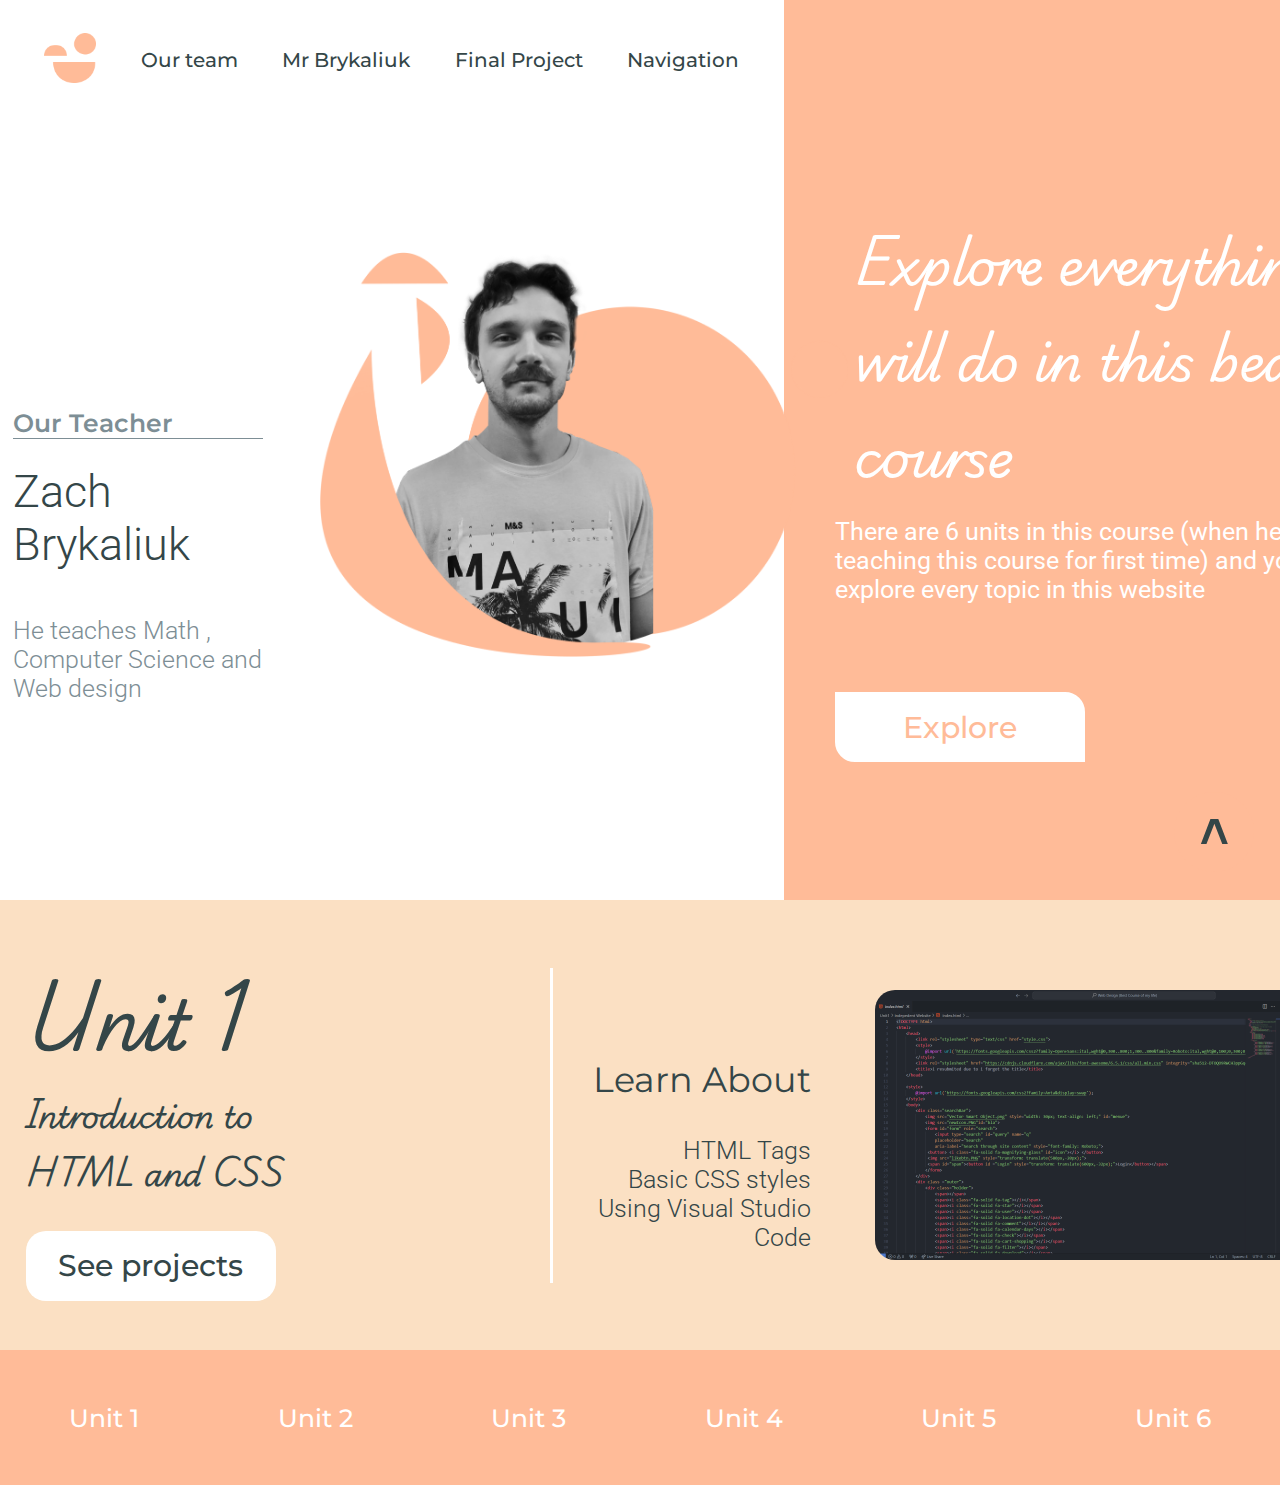
<file: The whole course/Index.html>
<!DOCTYPE html>
<html lang="en">
    <head>
        <style>
            @import url("https://fonts.googleapis.com/css2?family=Roboto:ital,wght@0,100;0,300;0,400;0,500;0,700;0,900;1,100;1,300;1,400;1,500;1,700;1,900&display=swap");
        </style>

        <link rel="preconnect" href="https://fonts.googleapis.com" />
        <link rel="preconnect" href="https://fonts.gstatic.com" crossorigin />
        <link
            href="https://fonts.googleapis.com/css2?family=Playwrite+NZ:wght@100..400&family=Playwrite+US+Trad:wght@100..400&display=swap"
            rel="stylesheet"
        />
        <style>
            @import url("https://fonts.googleapis.com/css2?family=Montserrat:ital,wght@0,100..900;1,100..900&family=Playwrite+US+Trad:wght@100..400&family=Roboto:ital,wght@0,100;0,300;0,400;0,500;0,700;0,900;1,100;1,300;1,400;1,500;1,700;1,900&display=swap");
        </style>
        <title>Web Design at Crocus</title>
        <link rel="icon" type="image/x-icon" href="logo.png">
        <link rel="stylesheet" href="style.css" />
    </head>
    <body class="body">
        <div id="container">
            <div class="hero">
                <header>
                    <div class="logo"><img src="logo.png" /></div>
                    <div class="about-me">
                        <a href="About_Me.html"><p>Our team</p></a>
                    </div>
                    <div class="about-me">
                        <a href="mr-Brykaliuk.html"><p>Mr Brykaliuk</p></a>
                    </div>
                    <div class="whatsapp"><a href="FinalProject.html"><p>Final Project</p></a></div>
                    <div class="Navigation">
                        <p>Navigation</p>
                        <div class="list">
                            <ul>
                                <a href="#Page-2-top" onclick="Unit1()"
                                    ><li>Unit 1</li></a
                                >
                            </ul>
                            <ul>
                                <a href="#Page-2-top" onclick="Unit2()"
                                    ><li>Unit 2</li></a
                                >
                            </ul>
                            <ul>
                                <a href="#Page-2-top" onclick="Unit3()"
                                    ><li>Unit 3</li></a
                                >
                            </ul>
                            <ul>
                                <a href="#Page-2-top" onclick="Unit4()"
                                    ><li>Unit 4</li></a
                                >
                            </ul>
                            <ul>
                                <a href="#Page-2-top" onclick="Unit5()"
                                    ><li>Unit 5</li></a
                                >
                            </ul>
                            <ul>
                                <a href="#Page-2-top" onclick="Unit6()">
                                    <li>Unit 6</li></a
                                >
                            </ul>
                        </div>
                    </div>
                </header>
                <div class="Teacher">
                    <div class="Teacher-info">
                        <h2>Our Teacher</h2>
                        <p class="name">Zach Brykaliuk</p>
                        <p class="also-teaches">
                            He teaches Math , Computer Science and Web design
                        </p>
                    </div>
                    <div class="HeroImage"><img src="HeroImage.png" /></div>
                </div>
            </div>
            <div class="SideBar">
                <h1>Explore everything you will do in this beautiful course</h1>
                <p>
                    There are 6 units in this course (when he was teaching this
                    course for first time) and you can explore every topic in
                    this website
                </p>
                <a href="#Page-2-top"
                    ><button class="Explore">Explore</button></a
                >
                <a href="#container"><button class="back-to-top">˄</button></a>
            </div>
        </div>
        <div id="Page-2-top">
            <div>
                <p class="Unit1">Unit 1</p>
                <p class="Unit1Name" style="width: 26vw">
                    Introduction to HTML and CSS
                </p>
                <a href="Unit1.html" class="link"><button class="See-projects">See projects</button></a>
            </div>
            <div class="lists">
                <p class="Learn-about">Learn About</p>
                <ul>
                    <li class="point1">HTML Tags</li>
                    <li class="point2">Basic CSS styles</li>
                    <li class="point3">Using Visual Studio Code</li>
                </ul>
            </div>
            <div class="Page-2-top-right">
                <img src="Unit1.png" class="image" />
            </div>
        </div>
        <div class="selection">
            <div><button onclick="Unit1()" class="btn1">Unit 1</button></div>
            <div><button onclick="Unit2()" class="btn2">Unit 2</button></div>
            <div><button onclick="Unit3()" class="btn3">Unit 3</button></div>
            <div><button onclick="Unit4()" class="btn4">Unit 4</button></div>
            <div><button onclick="Unit5()" class="btn5">Unit 5</button></div>
            <div><button onclick="Unit6()" class="btn6">Unit 6</button></div>
        </div>

        <script src="script.js"></script>
    </body>
</html>
</file>
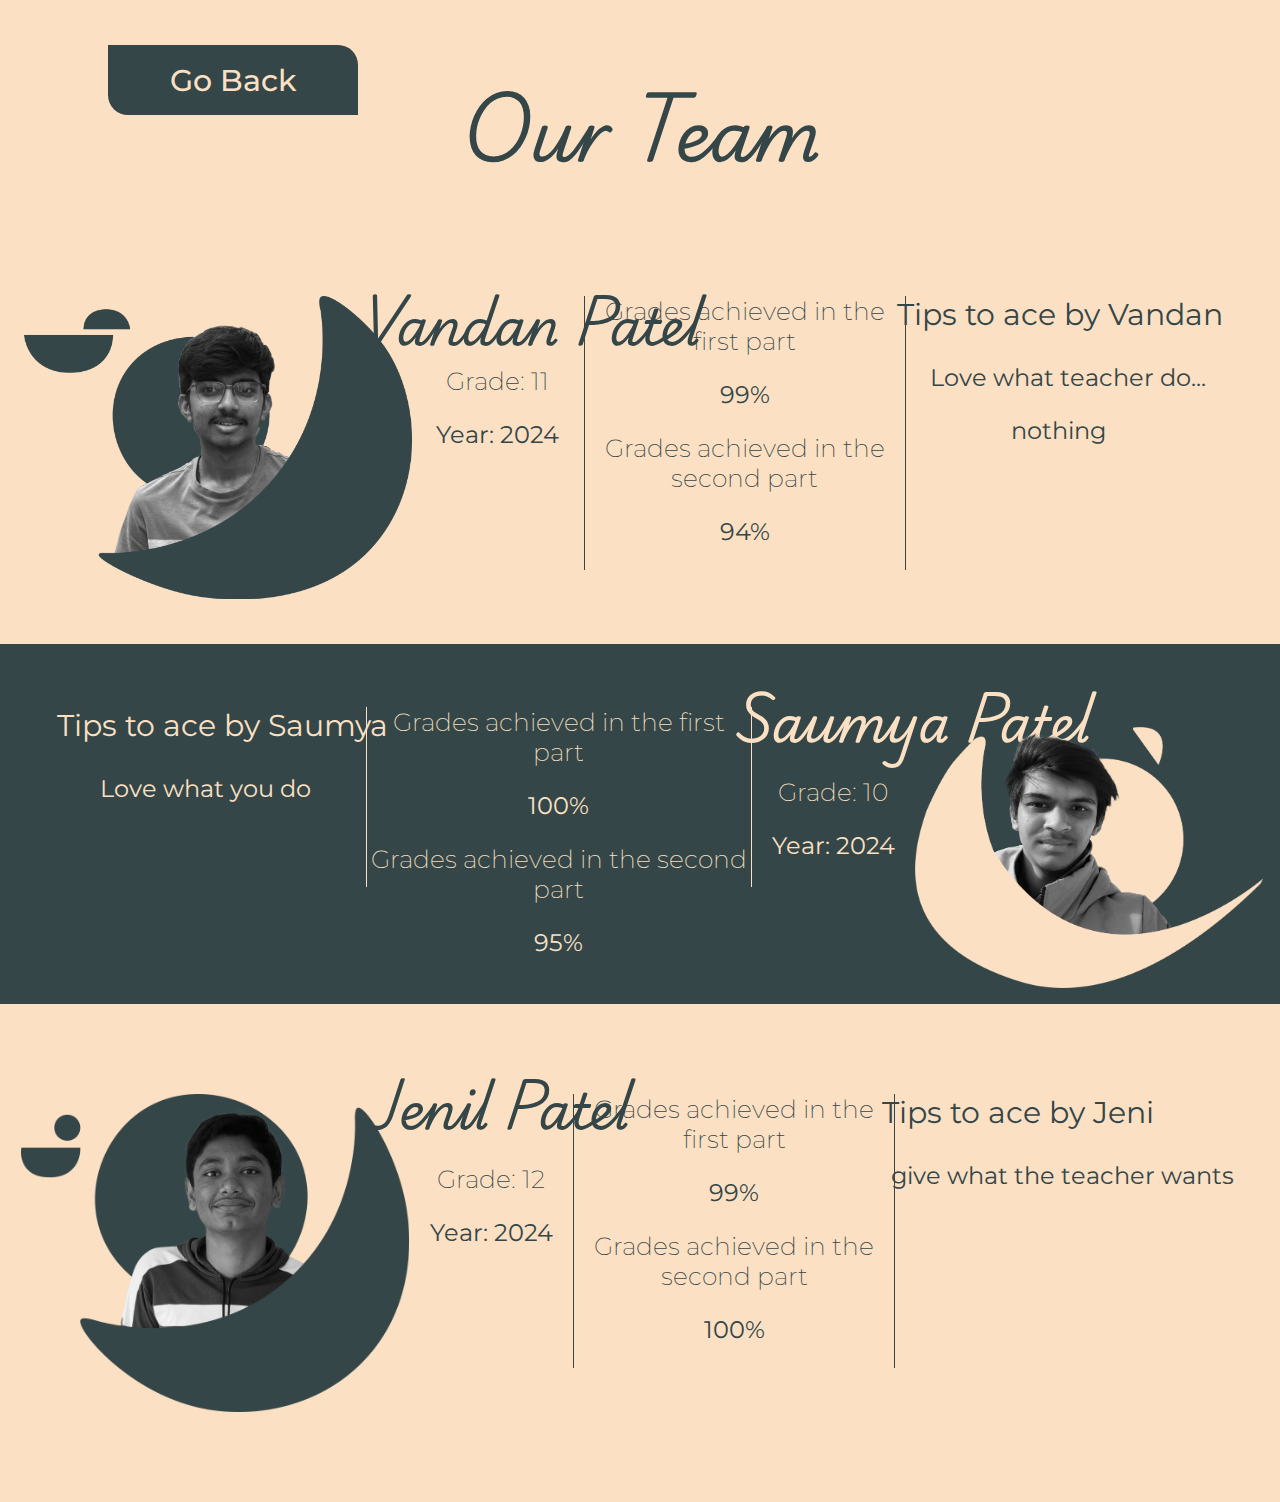
<file: The whole course/About_Me.html>
<!DOCTYPE html>
<html lang="en">
    <head>
        <title>Our team</title>
        <style>
            @import url("https://fonts.googleapis.com/css2?family=Roboto:ital,wght@0,100;0,300;0,400;0,500;0,700;0,900;1,100;1,300;1,400;1,500;1,700;1,900&display=swap");
        </style>

        <link rel="preconnect" href="https://fonts.googleapis.com" />
        <link rel="preconnect" href="https://fonts.gstatic.com" crossorigin />
        <link
            href="https://fonts.googleapis.com/css2?family=Playwrite+NZ:wght@100..400&family=Playwrite+US+Trad:wght@100..400&display=swap"
            rel="stylesheet"
        />

        <style>
            @import url("https://fonts.googleapis.com/css2?family=Montserrat:ital,wght@0,100..900;1,100..900&family=Playwrite+US+Trad:wght@100..400&family=Roboto:ital,wght@0,100;0,300;0,400;0,500;0,700;0,900;1,100;1,300;1,400;1,500;1,700;1,900&display=swap");
        </style>
        <link rel="icon" type="image/x-icon" href="logo.png">
        <link rel="stylesheet" href="About_Me.css" />
    </head>
    <body>
        <header>
            <a href="Index.html" class="home"><button class="go-back">Go Back</button></a>
            <h1>Our Team</h1>
        </header>

        <div class="main-v">
            <div class="img-v"></div>
            <div class="name-v">
                <p class="hedding secondary-font vandan" >Vandan Patel</p>
                <p class="down grade secondary-font">Grade: 11</p>
                <p class="subHeddings down secondary-font">Year: 2024</p>
            </div>
            <div class="grades-v">
                <div>
                    <p class="grade secondary-font">
                        Grades achieved in the first part
                    </p>
                    <p class="subHeddings secondary-font">99%</p>
                    <p class="grade secondary-font">
                        Grades achieved in the second part
                    </p>
                    <p class="subHeddings secondary-font">94%</p>
                </div>
            </div>
            <div class="tips-v">
                <p class="tips secondary-font">Tips to ace by Vandan</p>
                <p class="subHeddings margin-0 secondary-font">
                    Love what teacher do...
                </p>
                <p class="subHeddings margin-0 translate-25 secondary-font">
                    nothing
                </p>
            </div>
        </div>

        <div class="color">
            <div class="main-s">
                <div class="tips-s">
                    <p class="tips main-font translate-12">
                        Tips to ace by Saumya
                    </p>
                    <p class="subHeddings margin-0 translate-25">
                        Love what you do
                    </p>
                </div>

                <div class="grades-s">
                    <div>
                        <p class="grade" style="color: #fbe0c3">
                            Grades achieved in the first part
                        </p>
                        <p class="subHeddings main-font">100%</p>
                        <p class="grade" style="color: #fbe0c3">
                            Grades achieved in the second part
                        </p>
                        <p class="subHeddings main-font">95%</p>
                    </div>
                </div>

                <div class="name-s">
                    <p class="hedding-s">Saumya Patel</p>
                    <p class="down grade">Grade: 10</p>
                    <p class="subHeddings down">Year: 2024</p>
                </div>
                <div class="img-s"></div>
            </div>
        </div>
        <div class="main-v" style="margin-top: 10vh; margin-bottom: 10vh">
            <div class="img-j"></div>
            <div class="name-v">
                <p class="hedding secondary-font">Jenil Patel</p>
                <p class="down grade secondary-font">Grade: 12</p>
                <p class="subHeddings down secondary-font">Year: 2024</p>
            </div>
            <div class="grades-v">
                <div>
                    <p class="grade secondary-font">
                        Grades achieved in the first part
                    </p>
                    <p class="subHeddings secondary-font">99%</p>
                    <p class="grade secondary-font">
                        Grades achieved in the second part
                    </p>
                    <p class="subHeddings secondary-font">100%</p>
                </div>
            </div>
            <div class="tips-v">
                <p class="tips secondary-font">Tips to ace by Jeni</p>
                <p
                    class="subHeddings margin-0 secondary-font"
                    style="transform: translate(-2vw)"
                >
                    give what the teacher wants
                </p>
            </div>
        </div>
    </body>
</html>
</file>
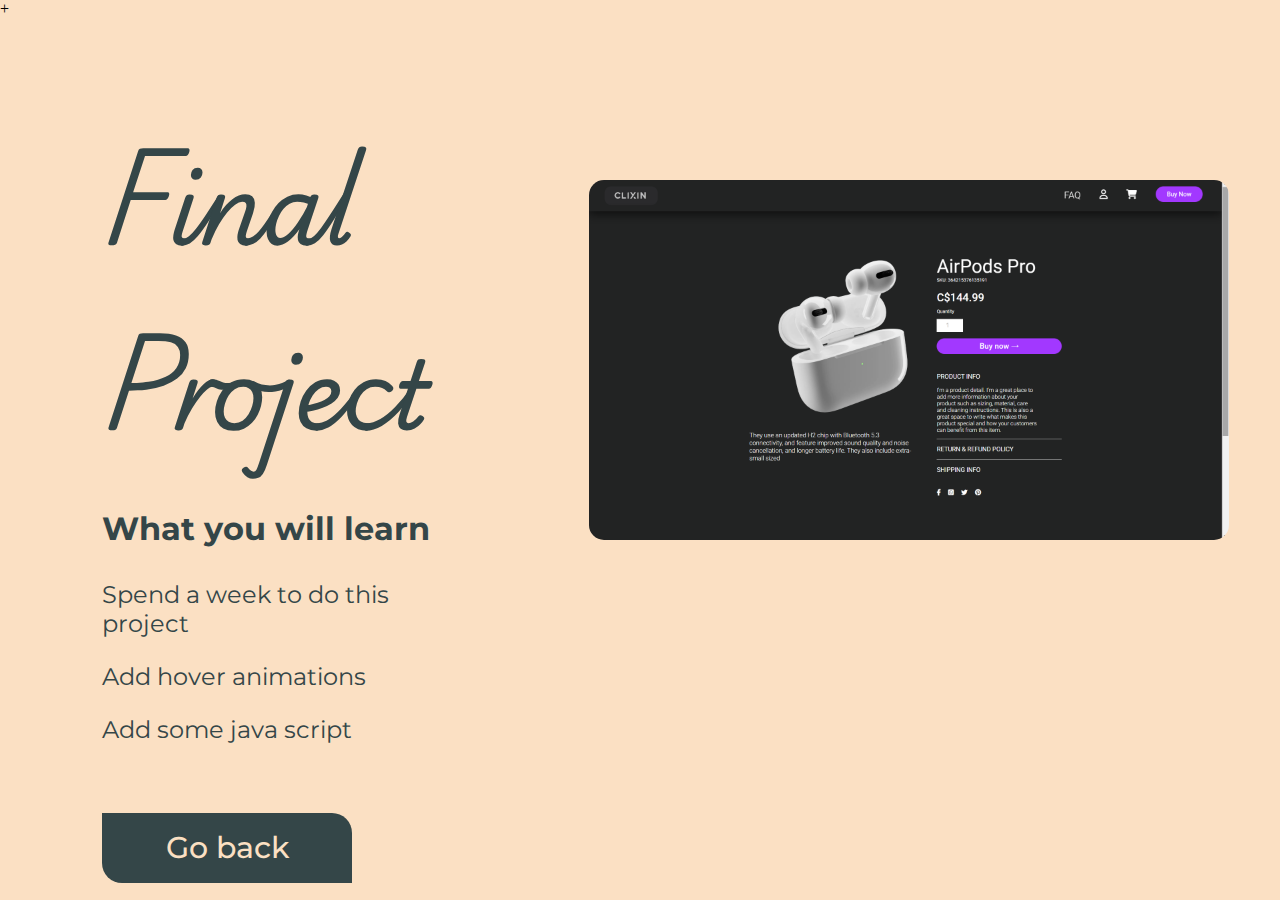
<file: The whole course/FinalProject.html>
<!DOCTYPE html>+
<html lang="en">
    <head>
        <style>
            @import url("https://fonts.googleapis.com/css2?family=Roboto:ital,wght@0,100;0,300;0,400;0,500;0,700;0,900;1,100;1,300;1,400;1,500;1,700;1,900&display=swap");
        </style>

        <link rel="preconnect" href="https://fonts.googleapis.com" />
        <link rel="preconnect" href="https://fonts.gstatic.com" crossorigin />
        <link
            href="https://fonts.googleapis.com/css2?family=Playwrite+NZ:wght@100..400&family=Playwrite+US+Trad:wght@100..400&display=swap"
            rel="stylesheet"
        />
        <style>
            @import url("https://fonts.googleapis.com/css2?family=Montserrat:ital,wght@0,100..900;1,100..900&family=Playwrite+US+Trad:wght@100..400&family=Roboto:ital,wght@0,100;0,300;0,400;0,500;0,700;0,900;1,100;1,300;1,400;1,500;1,700;1,900&display=swap");
        </style>
        <title>Final project</title>
        <link rel="icon" type="image/x-icon" href="logo.png">
        <link rel="stylesheet" href="Unit1.css" />
    </head>
    <body>
        <div class="container">
            <div class="left">
                <h1>Final Project</h1> 
                
                <h3>What you will learn</h3> 
                <p class = "p1">Spend a week to do this project</p> 
                <p class = "p2">Add hover animations</p> 
                <p class = "p3">Add some java script</p>

                <a href="Index.html"><button class="GoBack">Go back</button></a>
            </div>
            <div class="right">
                <img src = "final project.png" class ="img">
            </div>

            
        
    </body>
</html>
</file>
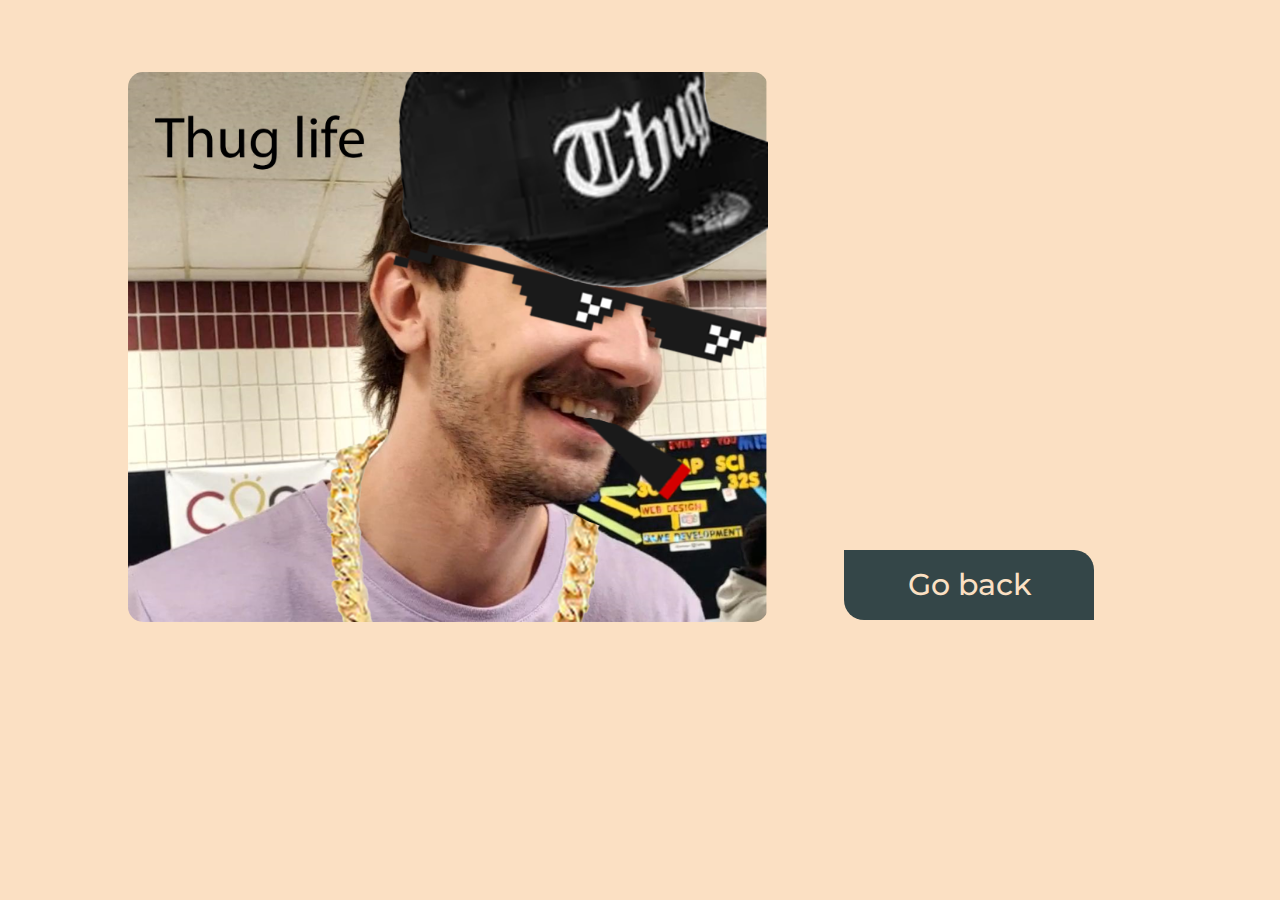
<file: The whole course/mr-Brykaliuk.html>
<!DOCTYPE html>
<html lang="en">
<head>
    <style>
        @import url("https://fonts.googleapis.com/css2?family=Roboto:ital,wght@0,100;0,300;0,400;0,500;0,700;0,900;1,100;1,300;1,400;1,500;1,700;1,900&display=swap");
    </style>

    <link rel="preconnect" href="https://fonts.googleapis.com" />
    <link rel="preconnect" href="https://fonts.gstatic.com" crossorigin />
    <link
        href="https://fonts.googleapis.com/css2?family=Playwrite+NZ:wght@100..400&family=Playwrite+US+Trad:wght@100..400&display=swap"
        rel="stylesheet"
    />
    <style>
        @import url("https://fonts.googleapis.com/css2?family=Montserrat:ital,wght@0,100..900;1,100..900&family=Playwrite+US+Trad:wght@100..400&family=Roboto:ital,wght@0,100;0,300;0,400;0,500;0,700;0,900;1,100;1,300;1,400;1,500;1,700;1,900&display=swap");
    </style>
    <link rel="icon" type="image/x-icon" href="logo.png">
    <title>Mr B</title>
    <link rel="stylesheet" href="Unit1.css" />
</head>
<body>
    <img src="Thug life_.png" alt="">
    <a href="index.html"><button class="GoBack">Go back</button></a>
    <style>
        button{
            transform: translate(200px);
        }
    </style>
    
</body>
</html>
</file>
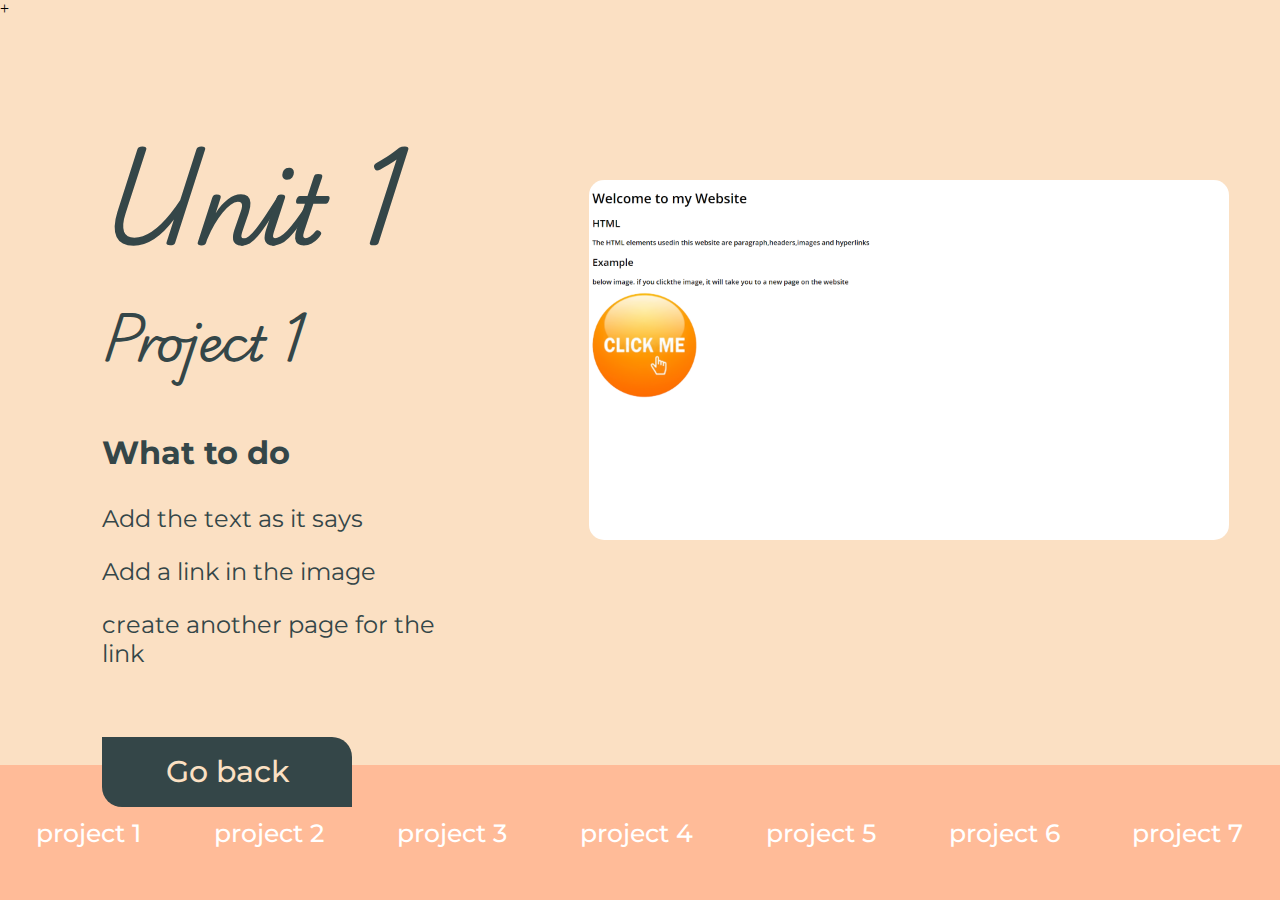
<file: The whole course/Unit1.html>
<!DOCTYPE html>+
<html lang="en">
    <head>
        <style>
            @import url("https://fonts.googleapis.com/css2?family=Roboto:ital,wght@0,100;0,300;0,400;0,500;0,700;0,900;1,100;1,300;1,400;1,500;1,700;1,900&display=swap");
        </style>

        <link rel="preconnect" href="https://fonts.googleapis.com" />
        <link rel="preconnect" href="https://fonts.gstatic.com" crossorigin />
        <link
            href="https://fonts.googleapis.com/css2?family=Playwrite+NZ:wght@100..400&family=Playwrite+US+Trad:wght@100..400&display=swap"
            rel="stylesheet"
        />
        <style>
            @import url("https://fonts.googleapis.com/css2?family=Montserrat:ital,wght@0,100..900;1,100..900&family=Playwrite+US+Trad:wght@100..400&family=Roboto:ital,wght@0,100;0,300;0,400;0,500;0,700;0,900;1,100;1,300;1,400;1,500;1,700;1,900&display=swap");
        </style>
        <title>Unit 1</title>
        <link rel="icon" type="image/x-icon" href="logo.png">
        <link rel="stylesheet" href="Unit1.css" />
    </head>
    <body>
        <div class="container">
            <div class="left">
                <h1>Unit 1</h1> 
                <p class = "mainHeading">Project 1</p> 

                <h3>What to do</h3> 
                <p class = "p1">Add the text as it says</p> 
                <p class = "p2">Add a link in the image</p> 
                <p class = "p3">create another page for the link</p>

                <a href="index.html"><button class="GoBack">Go back</button></a>
            </div>
            <div class="right">
                <img src = "Unit1 project1.png" class ="img">
            </div>

            
            
        </div>
        <div class="selection">
            <div><button class="btn1" onclick="project1()">project 1</button></div>
            <div><button class="btn2" onclick="project2()">project 2</button></div>
            <div><button class="btn3" onclick="project3()">project 3</button></div>
            <div><button class="btn4" onclick="project4()">project 4</button></div>
            <div><button class="btn5" onclick="project5()">project 5</button></div>
            <div><button class="btn6" onclick="project6()">project 6</button></div>
            <div><button class="btn6" onclick="project7()">project 7</button></div>
        </div>
        <script src="Unit1.js"></script>
    </body>
</html>
</file>
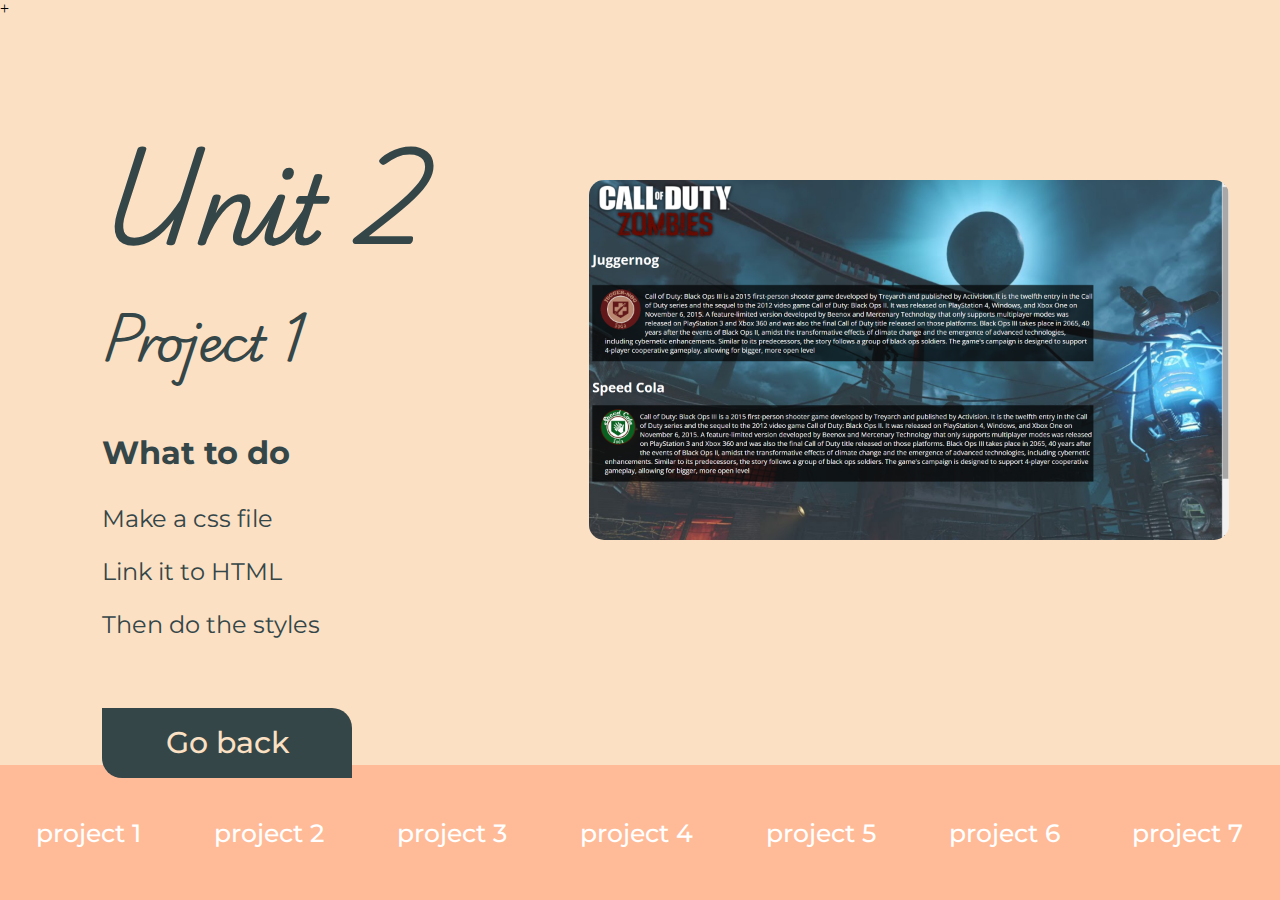
<file: The whole course/Unit2.html>
<!DOCTYPE html>+
<html lang="en">
    <head>
        <style>
            @import url("https://fonts.googleapis.com/css2?family=Roboto:ital,wght@0,100;0,300;0,400;0,500;0,700;0,900;1,100;1,300;1,400;1,500;1,700;1,900&display=swap");
        </style>

        <link rel="preconnect" href="https://fonts.googleapis.com" />
        <link rel="preconnect" href="https://fonts.gstatic.com" crossorigin />
        <link
            href="https://fonts.googleapis.com/css2?family=Playwrite+NZ:wght@100..400&family=Playwrite+US+Trad:wght@100..400&display=swap"
            rel="stylesheet"
        />
        <style>
            @import url("https://fonts.googleapis.com/css2?family=Montserrat:ital,wght@0,100..900;1,100..900&family=Playwrite+US+Trad:wght@100..400&family=Roboto:ital,wght@0,100;0,300;0,400;0,500;0,700;0,900;1,100;1,300;1,400;1,500;1,700;1,900&display=swap");
        </style>
        <title>Unit 2</title>
        <link rel="icon" type="image/x-icon" href="logo.png">
        <link rel="stylesheet" href="Unit1.css" />
    </head>
    <body>
        <div class="container">
            <div class="left">
                <h1>Unit 2</h1> 
                <p class = "mainHeading">Project 1</p> 

                <h3>What to do</h3> 
                <p class = "p1">Make a css file</p> 
                <p class = "p2">Link it to HTML</p> 
                <p class = "p3">Then do the styles</p>

                <a href="Index.html"><button class="GoBack">Go back</button></a>
            </div>
            <div class="right">
                <img src = "Unit2 project1.png" class ="img">
            </div>

            
            
        </div>
        <div class="selection">
            <div><button class="btn1" onclick="project1()">project 1</button></div>
            <div><button class="btn2" onclick="project2()">project 2</button></div>
            <div><button class="btn3" onclick="project3()">project 3</button></div>
            <div><button class="btn4" onclick="project4()">project 4</button></div>
            <div><button class="btn5" onclick="project5()">project 5</button></div>
            <div><button class="btn6" onclick="project6()">project 6</button></div>
            <div><button class="btn6" onclick="project7()">project 7</button></div>
        </div>
        <script src="Unit2.js"></script>
    </body>
</html>
</file>
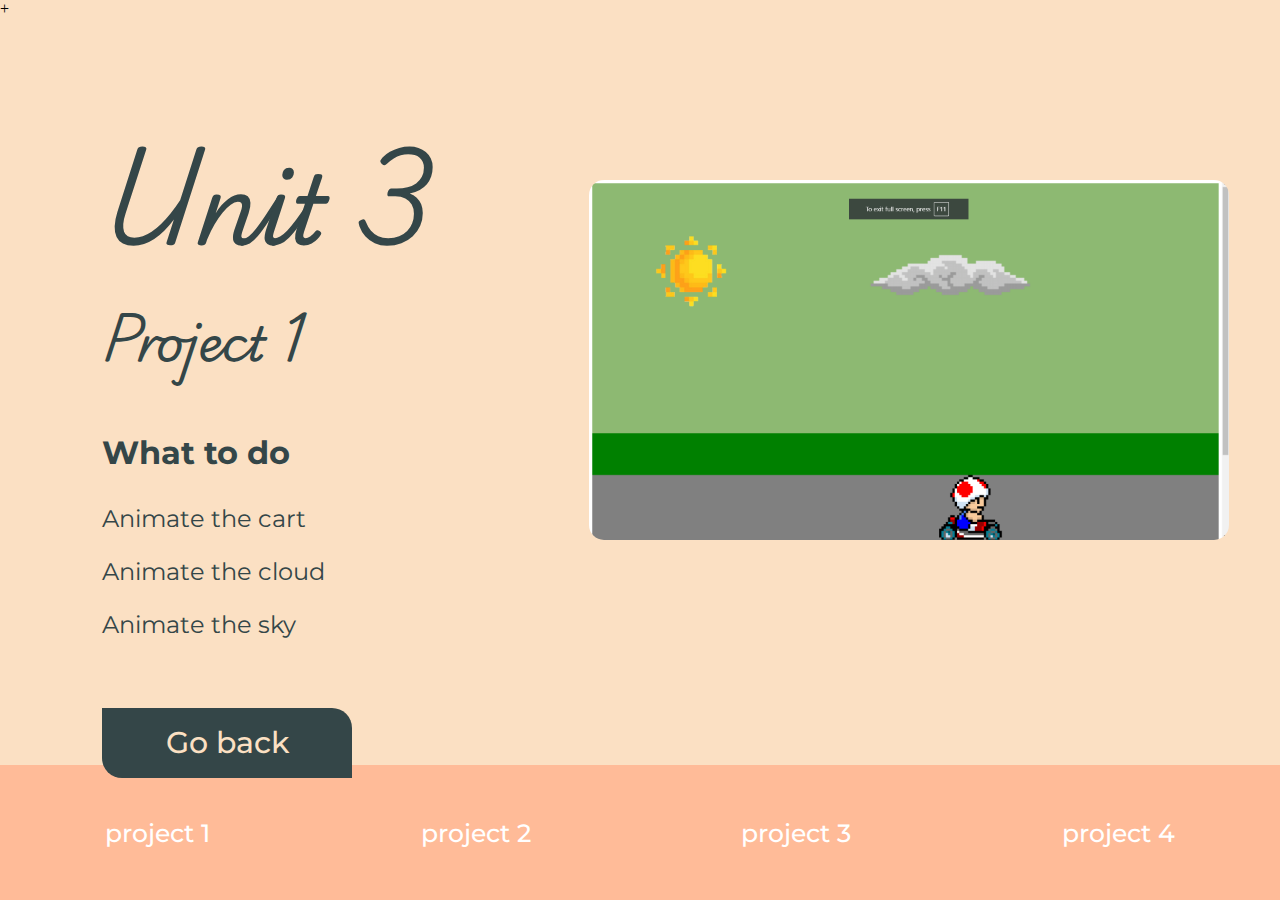
<file: The whole course/Unit3.html>
<!DOCTYPE html>+
<html lang="en">
    <head>
        <style>
            @import url("https://fonts.googleapis.com/css2?family=Roboto:ital,wght@0,100;0,300;0,400;0,500;0,700;0,900;1,100;1,300;1,400;1,500;1,700;1,900&display=swap");
        </style>

        <link rel="preconnect" href="https://fonts.googleapis.com" />
        <link rel="preconnect" href="https://fonts.gstatic.com" crossorigin />
        <link
            href="https://fonts.googleapis.com/css2?family=Playwrite+NZ:wght@100..400&family=Playwrite+US+Trad:wght@100..400&display=swap"
            rel="stylesheet"
        />
        <style>
            @import url("https://fonts.googleapis.com/css2?family=Montserrat:ital,wght@0,100..900;1,100..900&family=Playwrite+US+Trad:wght@100..400&family=Roboto:ital,wght@0,100;0,300;0,400;0,500;0,700;0,900;1,100;1,300;1,400;1,500;1,700;1,900&display=swap");
        </style>
        <title>Unit 3</title>
        <link rel="icon" type="image/x-icon" href="logo.png">
        <link rel="stylesheet" href="Unit1.css" />
    </head>
    <body>
        <div class="container">
            <div class="left">
                <h1>Unit 3</h1> 
                <p class = "mainHeading">Project 1</p> 

                <h3>What to do</h3> 
                <p class = "p1">Animate the cart</p> 
                <p class = "p2">Animate the cloud</p> 
                <p class = "p3">Animate the sky</p>

                <a href="Index.html"><button class="GoBack">Go back</button></a>
            </div>
            <div class="right">
                <img src = "Unit3 project1.png" class ="img">
            </div>

            
            
        </div>
        <div class="selection">
            <div><button class="btn1" onclick="project1()">project 1</button></div>
            <div><button class="btn2" onclick="project2()">project 2</button></div>
            <div><button class="btn3" onclick="project3()">project 3</button></div>
            <div><button class="btn4" onclick="project4()">project 4</button></div>
        </div>
        <script src="Unit3.js"></script>
    </body>
</html>
</file>
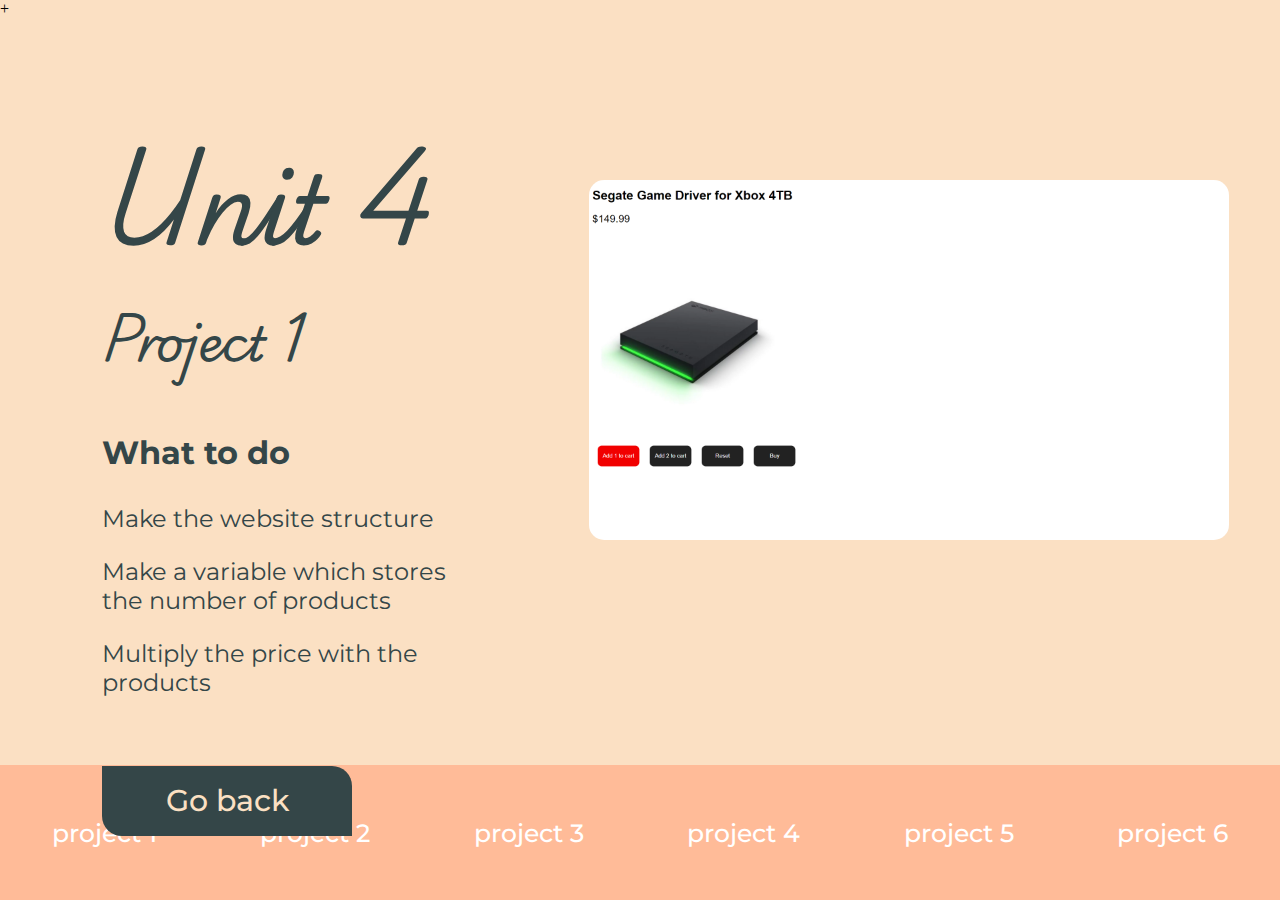
<file: The whole course/Unit4.html>
<!DOCTYPE html>+
<html lang="en">
    <head>
        <style>
            @import url("https://fonts.googleapis.com/css2?family=Roboto:ital,wght@0,100;0,300;0,400;0,500;0,700;0,900;1,100;1,300;1,400;1,500;1,700;1,900&display=swap");
        </style>

        <link rel="preconnect" href="https://fonts.googleapis.com" />
        <link rel="preconnect" href="https://fonts.gstatic.com" crossorigin />
        <link
            href="https://fonts.googleapis.com/css2?family=Playwrite+NZ:wght@100..400&family=Playwrite+US+Trad:wght@100..400&display=swap"
            rel="stylesheet"
        />
        <style>
            @import url("https://fonts.googleapis.com/css2?family=Montserrat:ital,wght@0,100..900;1,100..900&family=Playwrite+US+Trad:wght@100..400&family=Roboto:ital,wght@0,100;0,300;0,400;0,500;0,700;0,900;1,100;1,300;1,400;1,500;1,700;1,900&display=swap");
        </style>
        <title>Unit 4</title>
        <link rel="icon" type="image/x-icon" href="logo.png">
        <link rel="stylesheet" href="Unit1.css" />
    </head>
    <body>
        <div class="container">
            <div class="left">
                <h1>Unit 4</h1> 
                <p class = "mainHeading">Project 1</p> 

                <h3>What to do</h3> 
                <p class = "p1">Make the website structure</p> 
                <p class = "p2">Make a variable which stores the number of products</p> 
                <p class = "p3">Multiply the price with the products</p>

                <a href="Index.html"><button class="GoBack">Go back</button></a>
            </div>
            <div class="right">
                <img src = "Unit4 project1.png" class ="img">
            </div>

            
            
        </div>
        <div class="selection">
            <div><button class="btn1" onclick="project1()">project 1</button></div>
            <div><button class="btn2" onclick="project2()">project 2</button></div>
            <div><button class="btn3" onclick="project3()">project 3</button></div>
            <div><button class="btn4" onclick="project4()">project 4</button></div>
            <div><button class="btn3" onclick="project5()">project 5</button></div>
            <div><button class="btn4" onclick="project6()">project 6</button></div>
        </div>
        <script src="Unit4.js"></script>
    </body>
</html>
</file>
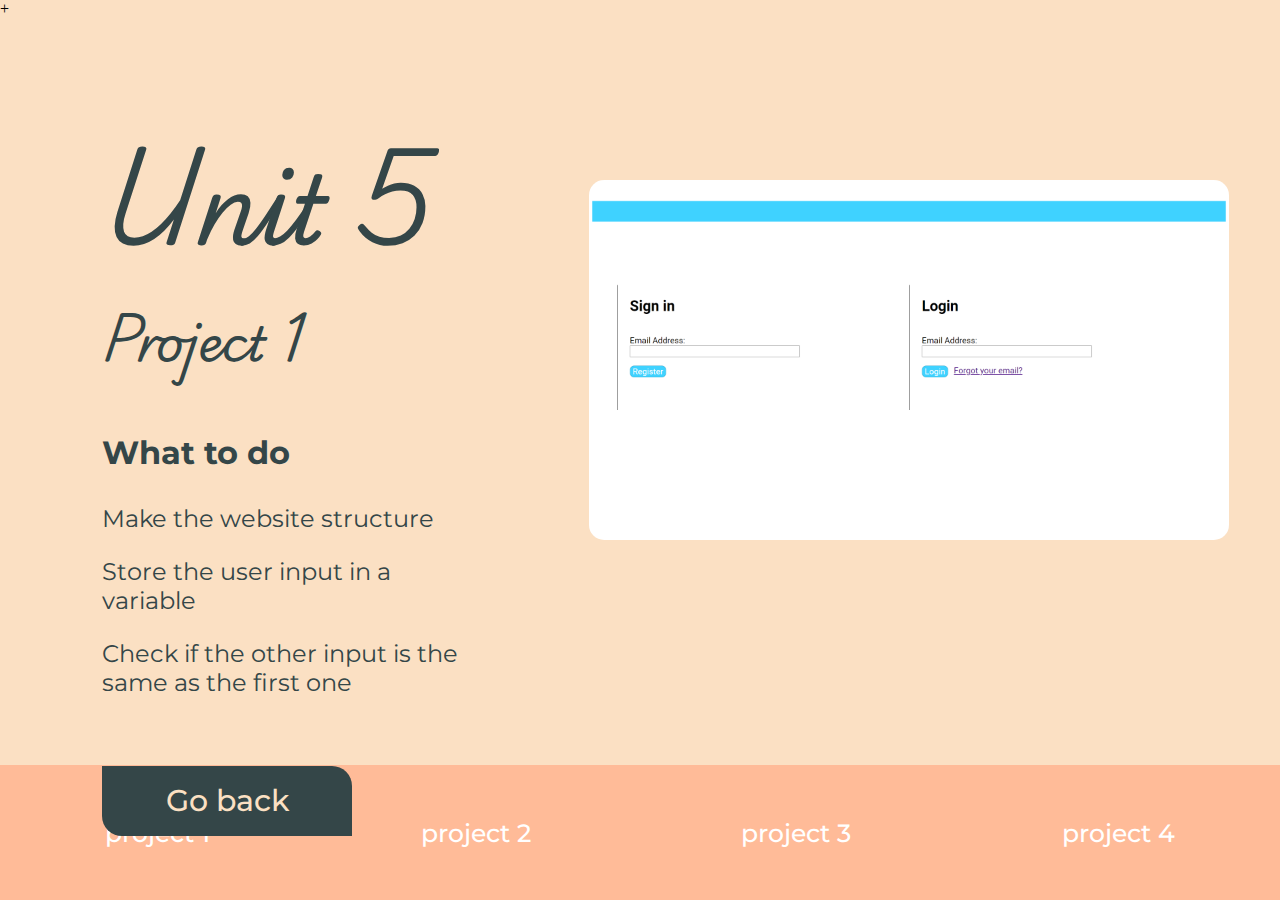
<file: The whole course/Unit5.html>
<!DOCTYPE html>+
<html lang="en">
    <head>
        <style>
            @import url("https://fonts.googleapis.com/css2?family=Roboto:ital,wght@0,100;0,300;0,400;0,500;0,700;0,900;1,100;1,300;1,400;1,500;1,700;1,900&display=swap");
        </style>
        <link rel="icon" type="image/x-icon" href="logo.png">
        <link rel="preconnect" href="https://fonts.googleapis.com" />
        <link rel="preconnect" href="https://fonts.gstatic.com" crossorigin />
        <link
            href="https://fonts.googleapis.com/css2?family=Playwrite+NZ:wght@100..400&family=Playwrite+US+Trad:wght@100..400&display=swap"
            rel="stylesheet"
        />
        <style>
            @import url("https://fonts.googleapis.com/css2?family=Montserrat:ital,wght@0,100..900;1,100..900&family=Playwrite+US+Trad:wght@100..400&family=Roboto:ital,wght@0,100;0,300;0,400;0,500;0,700;0,900;1,100;1,300;1,400;1,500;1,700;1,900&display=swap");
        </style>
        <title>Unit 5</title>
        
        <link rel="stylesheet" href="Unit1.css" />
    </head>
    <body>
        <div class="container">
            <div class="left">
                <h1>Unit 5</h1> 
                <p class = "mainHeading">Project 1</p> 

                <h3>What to do</h3> 
                <p class = "p1">Make the website structure</p> 
                <p class = "p2">Store the user input in a variable</p> 
                <p class = "p3">Check if the other input is the same as the first one</p>

                <a href="Index.html"><button class="GoBack">Go back</button></a>
            </div>
            <div class="right">
                <img src = "Unit5 project1.png" class ="img">
            </div>
            
        </div>
        <div class="selection">
            <div><button class="btn1" onclick="project1()">project 1</button></div>
            <div><button class="btn2" onclick="project2()">project 2</button></div>
            <div><button class="btn3" onclick="project3()">project 3</button></div>
            <div><button class="btn4" onclick="project4()">project 4</button></div>
        </div>
        <script src="Unit5.js"></script>
    </body>
</html>
</file>
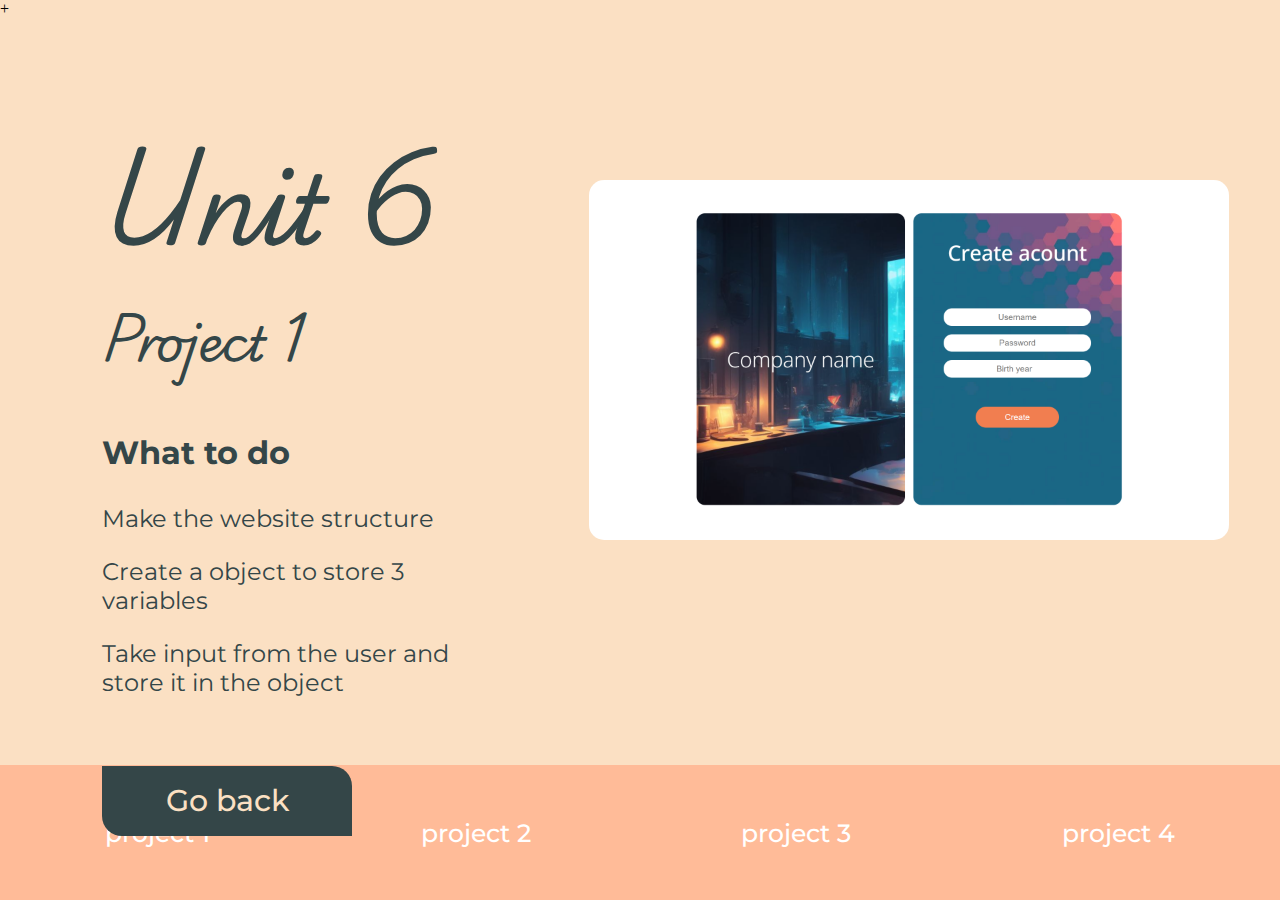
<file: The whole course/Unit6.html>
<!DOCTYPE html>+
<html lang="en">
    <head>
        <style>
            @import url("https://fonts.googleapis.com/css2?family=Roboto:ital,wght@0,100;0,300;0,400;0,500;0,700;0,900;1,100;1,300;1,400;1,500;1,700;1,900&display=swap");
        </style>

        <link rel="preconnect" href="https://fonts.googleapis.com" />
        <link rel="preconnect" href="https://fonts.gstatic.com" crossorigin />
        <link
            href="https://fonts.googleapis.com/css2?family=Playwrite+NZ:wght@100..400&family=Playwrite+US+Trad:wght@100..400&display=swap"
            rel="stylesheet"
        />
        <style>
            @import url("https://fonts.googleapis.com/css2?family=Montserrat:ital,wght@0,100..900;1,100..900&family=Playwrite+US+Trad:wght@100..400&family=Roboto:ital,wght@0,100;0,300;0,400;0,500;0,700;0,900;1,100;1,300;1,400;1,500;1,700;1,900&display=swap");
        </style>
        <title>Unit 6</title>
        <link rel="icon" type="image/x-icon" href="logo.png">
        <link rel="stylesheet" href="Unit1.css" />
    </head>
    <body>
        <div class="container">
            <div class="left">
                <h1>Unit 6</h1> 
                <p class = "mainHeading">Project 1</p> 

                <h3>What to do</h3> 
                <p class = "p1">Make the website structure</p> 
                <p class = "p2">Create a object to store 3 variables</p> 
                <p class = "p3">Take input from the user and store it in the object</p>

                <a href="Index.html"><button class="GoBack">Go back</button></a>
            </div>
            <div class="right">
                <img src = "Unit6 project1.png" class ="img">
            </div>

            
            
        </div>
        <div class="selection">
            <div><button class="btn1" onclick="project1()">project 1</button></div>
            <div><button class="btn2" onclick="project2()">project 2</button></div>
            <div><button class="btn3" onclick="project3()">project 3</button></div>
            <div><button class="btn4" onclick="project4()">project 4</button></div>
        </div>
        <script src="Unit6.js"></script>
    </body>
</html>
</file>
<file: The whole course/style.css>
html {
    --main: #ffbb98;
    --main-light: #fbe0c3;
    --sceondry: #344648;
    --sceondry-light: #7d8e95;
    scroll-behavior: smooth;
}
body {
    margin: 0px;
    background-color: var(--main);
}
#container {
    display: grid;
    grid-template-columns: 6fr 4fr;
}
.hero {
    height: 100vh;
    background-color: white;
}
.SideBar {
    background-color: var(--main);
}
.back-to-top {
    height: 80px;
    width: 80px;
    border-radius: 50%;
    border: 0px;
    position: fixed;
    font-size: 50px;
    background-color: var(--main);
    color: var(--sceondry);
    font-weight: bold;
    top: 88vh;
    right: 2vw;
}
.back-to-top:hover {
    box-shadow: 0 8px 32px 0 white;
    transition: 0.5s;
}
header {
    display: flex;
    justify-content: space-evenly;
    align-items: center;
    height: 13vh;
}
header div {
    border-top: 3px solid transparent;
}
header div p {
    font-size: 20px;
    font-family: Montserrat;
    font-weight: 500;
    color: var(--sceondry);
}
.logo img {
    height: 50px;
}
.list {
    position: fixed;
    visibility: hidden;
    opacity: 0;
    background-color: var(--main-light);
    width: 200px;
    border-radius: 20px;
}
.list ul {
    list-style-type: none;
}
.list a {
    font-family: Roboto;
    font-size: 15px;
    color: var(--sceondry);
    text-decoration: none;
}

.Navigation:hover .list {
    visibility: visible;
    transition: 0.5s;
    opacity: 100;
    transition-timing-function: ease-in-out;
    box-shadow: 0 8px 32px 0 rgba(0, 0, 0, 0.452);
}
.Navigation:hover,
.crazy-games:hover,
.whatsapp:hover,
.about-me:hover {
    border-top: 3px solid var(--main);
    transition: 0.5s;
    transition-timing-function: ease-in-out;
}

.Navigation:hover p {
    color: var(--main);
    transition: 0.5s;
    transition-timing-function: ease-in-out;
}
.crazy-games:hover p {
    color: var(--main);
    transition: 0.5s;
    transition-timing-function: ease-in-out;
}
.whatsapp:hover p {
    color: var(--main);
    transition: 0.5s;
    transition-timing-function: ease-in-out;
}
.about-me:hover p {
    color: var(--main);
    transition: 0.5s;
    transition-timing-function: ease-in-out;
}

.SideBar h1 {
    color: white;
    width: 600px;
    font-size: 50px;
    position: relative;
    font-family: Playwrite NZ;
    text-align: left;
    left: 70px;
    top: 20%;
}
.HeroImage img {
    height: 45vh;
}
.HeroImage {
    position: relative;
    top: 15vh;
    left: 5vw;
}
h2 {
    border-bottom: 1px solid var(--sceondry-light);
    display: inline-block;
    font-family: Montserrat;
    font-size: 25px;
    font-weight: 600;
    width: 250px;
    color: var(--sceondry-light);
}
.Teacher-info {
    position: relative;
    top: 30vh;
    left: 1vw;
    width: 20vw;
    margin-right: 0px;
}
.Teacher {
    display: flex;
    justify-content: center;
}
.name {
    font-family: Roboto;
    font-weight: 300;
    font-size: 45px;
    margin-top: 5px;
    color: var(--sceondry);
}
.also-teaches {
    font-family: Roboto;
    font-weight: 300;
    font-size: 25px;
    margin-top: 5px;
    color: var(--sceondry-light);
}
.SideBar p {
    font-size: 25px;
    color: white;
    font-family: Roboto;
    width: 600px;
    position: relative;
    top: 18vh;
    left: 4vw;
}
.Explore {
    background-color: white;
    height: 70px;
    width: 250px;
    border: 3px solid white;
    color: var(--main);
    font-size: 30px;
    font-family: Montserrat;
    font-weight: 500;
    position: relative;
    top: 25vh;
    left: 4vw;
    border-bottom-left-radius: 20px;
    border-top-right-radius: 20px;
}
.Explore:hover {
    background-color: transparent;
    border: 3px solid white;
    color: white;
    transition: 0.5s;
    transition-timing-function: ease-in-out;
}
#Page-2-top {
    background-color: var(--main-light);
    display: flex;
    align-items: center;
    height: 50vh;
}
.Unit1 {
    font-size: 70px;
    font-family: Playwrite NZ;
    color: var(--sceondry);
    margin-left: 2vw;
    margin-bottom: 0px;
    margin-top: 0px;
}
.Unit1Name {
    font-size: 30px;
    font-family: Playwrite NZ;
    color: var(--sceondry);
    margin-left: 2vw;
    margin-top: 0px;
}
.See-projects {
    background-color: white;
    height: 70px;
    width: 250px;
    border: 0px solid white;
    color: var(--sceondry);
    font-size: 30px;
    font-family: Montserrat;
    font-weight: 500;
    border-radius: 20px;
    position: relative;
    left: 2vw;
}
.See-projects:hover {
    box-shadow: 0 8px 32px 0 rgba(0, 0, 0, 0.245);
    background-color: white;
    transition: 0.5s;
    width: 300px;
    height: 90px;
}

#Page-2-top img {
    height: 30vh;
    margin-top: 10vh;
    border-radius: 20px;
}
#Page-2-top img:hover {
    position: absolute;
    height: 80vh;
    transition: 0.5s;
    transition-delay: 0.2s;
    transform: translate(-55vw, -40vh);
    box-shadow: 0 16px 60px 0 rgba(0, 0, 0);
    z-index: 2;
}

.Page-2-top-right {
    height: 50vh;
    width: 35vw;
}

#Page-2-top li {
    color: var(--sceondry);
    font-size: 25px;
    font-family: Roboto;
    font-weight: 300;
    text-align: right;
    list-style: none;
    margin-right: 0px;
    width: 17vw;
}
.Learn-about {
    color: var(--sceondry);
    font-size: 35px;
    font-family: Montserrat;
    text-align: right;
    margin-top: 10vh;
}
.lists {
    border-left: 3px solid white;
    margin-left: 15vw;
    margin-right: 5vw;
    height: 35vh;
}
.selection {
    display: flex;
    justify-content: space-around;
    height: 15vh;
    align-items: center;
}
.selection button {
    font-size: 25px;
    font-family: Montserrat;
    font-weight: 500;
    background-color: transparent;
    border: 3px solid transparent;
    color: white;
}
.selection button:focus {
    transition: 0.5s;
    font-size: 35px;
    background-color: white;
    box-shadow: 0 8px 32px 0 white;
    border-radius: 10px;
    width: 8vw;
    height: 6vh;
    transform: translate(0px, -2vh);
    color: var(--sceondry);
}
.selection button:hover {
    border-top: 3px solid white;
    transition: 0.5s;
}
a {
    text-decoration: none;
}
</file>
<file: The whole course/About_Me.css>
html {
    --main: #ffbb98;
    --main-light: #fbe0c3;
    --sceondry: #344648;
    --sceondry-light: #7d8e95;
    scroll-behavior: smooth;
}

body {
    background-color: var(--main-light);
    margin: 0px;
}

header {
    align-items: center;
}

h1 {
    font-size: 69px;
    font-family: Playwrite NZ;
    text-align: center;
    color: var(--sceondry);
    transform: translate(0, -6vh);
}

.go-back {
    background-color: var(--sceondry);
    height: 70px;
    width: 250px;
    color: var(--main-light);
    font-size: 30px;
    font-family: Montserrat;
    font-weight: 500;
    border-bottom-left-radius: 20px;
    border-top-right-radius: 20px;
    border: 0px;
}

.main-v {
    display: flex;
    justify-content: space-evenly;
}
.img-v {
    width: 388px;
    height: 303px;
    
    position: relative;
    background-image: url(vandan\ image.png);
    background-size: cover;
}

.img-j {
    width: 388px;
    height: 318px;
    position: relative;
    background-size: cover;
    background-image: url(jenil\ image.png);
}


.name-v {
    text-align: center;
}

.grades-v {
    border-right: 1px solid var(--sceondry);
    border-left: 1px solid var(--sceondry);
    text-align: center;
    display: flex;
    justify-content: center;
    height: 70%;
    width: 25vw;
}
.color {
    background-color: var(--sceondry);
}
.main-s {
    display: flex;
    justify-content: space-evenly;
    margin-top: 5vh;
    height: 40vh;
}
.img-s {
    margin-top: 7vh;
    width: 348px;
    height: 300px;
    position: relative;
    background-image: url(myPhoto.png);
    background-size: contain;
    background-position: center;
    background-repeat: no-repeat;
}
.name-s {
    margin-top: 7vh;
    text-align: center;
    color: var(--main-light);
    height: 50%;
    width: 10vw;
}
.grades-s {
    margin-top: 7vh;
    border-left: 1px solid var(--main-light);
    border-right: 1px solid var(--main-light);
    text-align: center;
    display: flex;
    justify-content: center;
    height: 70%;
    width: 30vw;
    color: var(--main-light);
    height: 50%;
}
.tips-s {
    margin-top: 7vh;
    color: var(--main-light);
}
.color-secondary {
    color: var(--sceondry);
}

.subHeddings {
    font-family: Montserrat;
    font-size: 24px;
}
.margin-0 {
    margin-top: 0px;
}
.hedding {
    font-family: Playwrite NZ;
    font-size: 50px;
    position: absolute;
    transform: translate(-25%, -90%);
}
.hedding-s {
    font-family: Playwrite NZ;
    font-size: 50px;
    position: absolute;
    transform: translate(-10%, -90%);
}
.main-font {
    color: var(--main-light);
}
.secondary-font {
    color: var(--sceondry);
}
.down {
    transform: translate(0%, 70px);
}
.grade {
    margin: 0px;
    font-family: Montserrat;
    font-size: 25px;
    font-weight: 200;
    margin-bottom: 0px;
}
.tips {
    font-family: Montserrat;
    font-size: 30px;
    margin-top: 0px;
    transform: translate(-10%);
}
.translate-25 {
    transform: translate(25%);
}
.translate-12 {
    transform: translate(12%);
}
.home{
    position: relative;
    top: 5vh;
    left: 12vh;
    background-color: #344648;
    z-index: 3;
    height: 200px;
}
.vandan{
    transform: translate(-6vw,-8vh);
}
</file>
<file: The whole course/Unit1.css>
html {
    --main: #ffbb98;
    --main-light: #fbe0c3;
    --sceondry: #344648;
    --sceondry-light: #7d8e95;
    scroll-behavior: smooth;
}
body {
    margin: 0px;
    background-color: var(--main-light);
}
.selection {
    display: flex;
    justify-content: space-around;
    height: 15vh;
    align-items: center;
    background-color: var(--main);
}
.selection button {
    font-size: 25px;
    font-family: Montserrat;
    font-weight: 500;
    background-color: transparent;
    border: 3px solid transparent;
    color: white;
}
.selection button:focus {
    transition: 0.5s;
    font-size: 29px;
    background-color: white;
    box-shadow: 0 8px 32px 0 white;
    border-radius: 10px;
    width: 8vw;
    height: 6vh;
    transform: translate(0px, -2vh);
    color: var(--sceondry);
}
.selection button:hover {
    border-top: 3px solid white;
    transition: 0.5s;
}
.container {
    height: 73vh;
    margin-top: 10vh;
    display: flex;
}
.GoBack{
    background-color: var(--sceondry);
    height: 70px;
    width: 250px;
    color: var(--main-light);
    font-size: 30px;
    font-family: Montserrat;
    font-weight: 500;
    border-bottom-left-radius: 20px;
    border-top-right-radius: 20px;  
    position: relative;
    top: 5vh;
    border: 0px;

}
img{
    width: 50vw;
    transform: translate(10vw,8vh); 
    border-radius: 15px;
}

.left{
    position: relative;
    top: -10%;
    margin-left: 8vw;
   width: 28vw;
}

.mainHeading{
    color: var(--sceondry);
    font-size: 48px;
    font-family: Playwrite NZ;
    margin-top:0px;
}

h1 {
    color: var(--sceondry);
    font-size: 96px;
    font-family: Playwrite NZ;
    margin-bottom:0px;
}

h3{
    color: var(--sceondry);
    font-size: 32px;
    font-family: Montserrat;
}
p{
    color: var(--sceondry);
    font-size: 24px;
    font-family: Montserrat;
}
</file>
